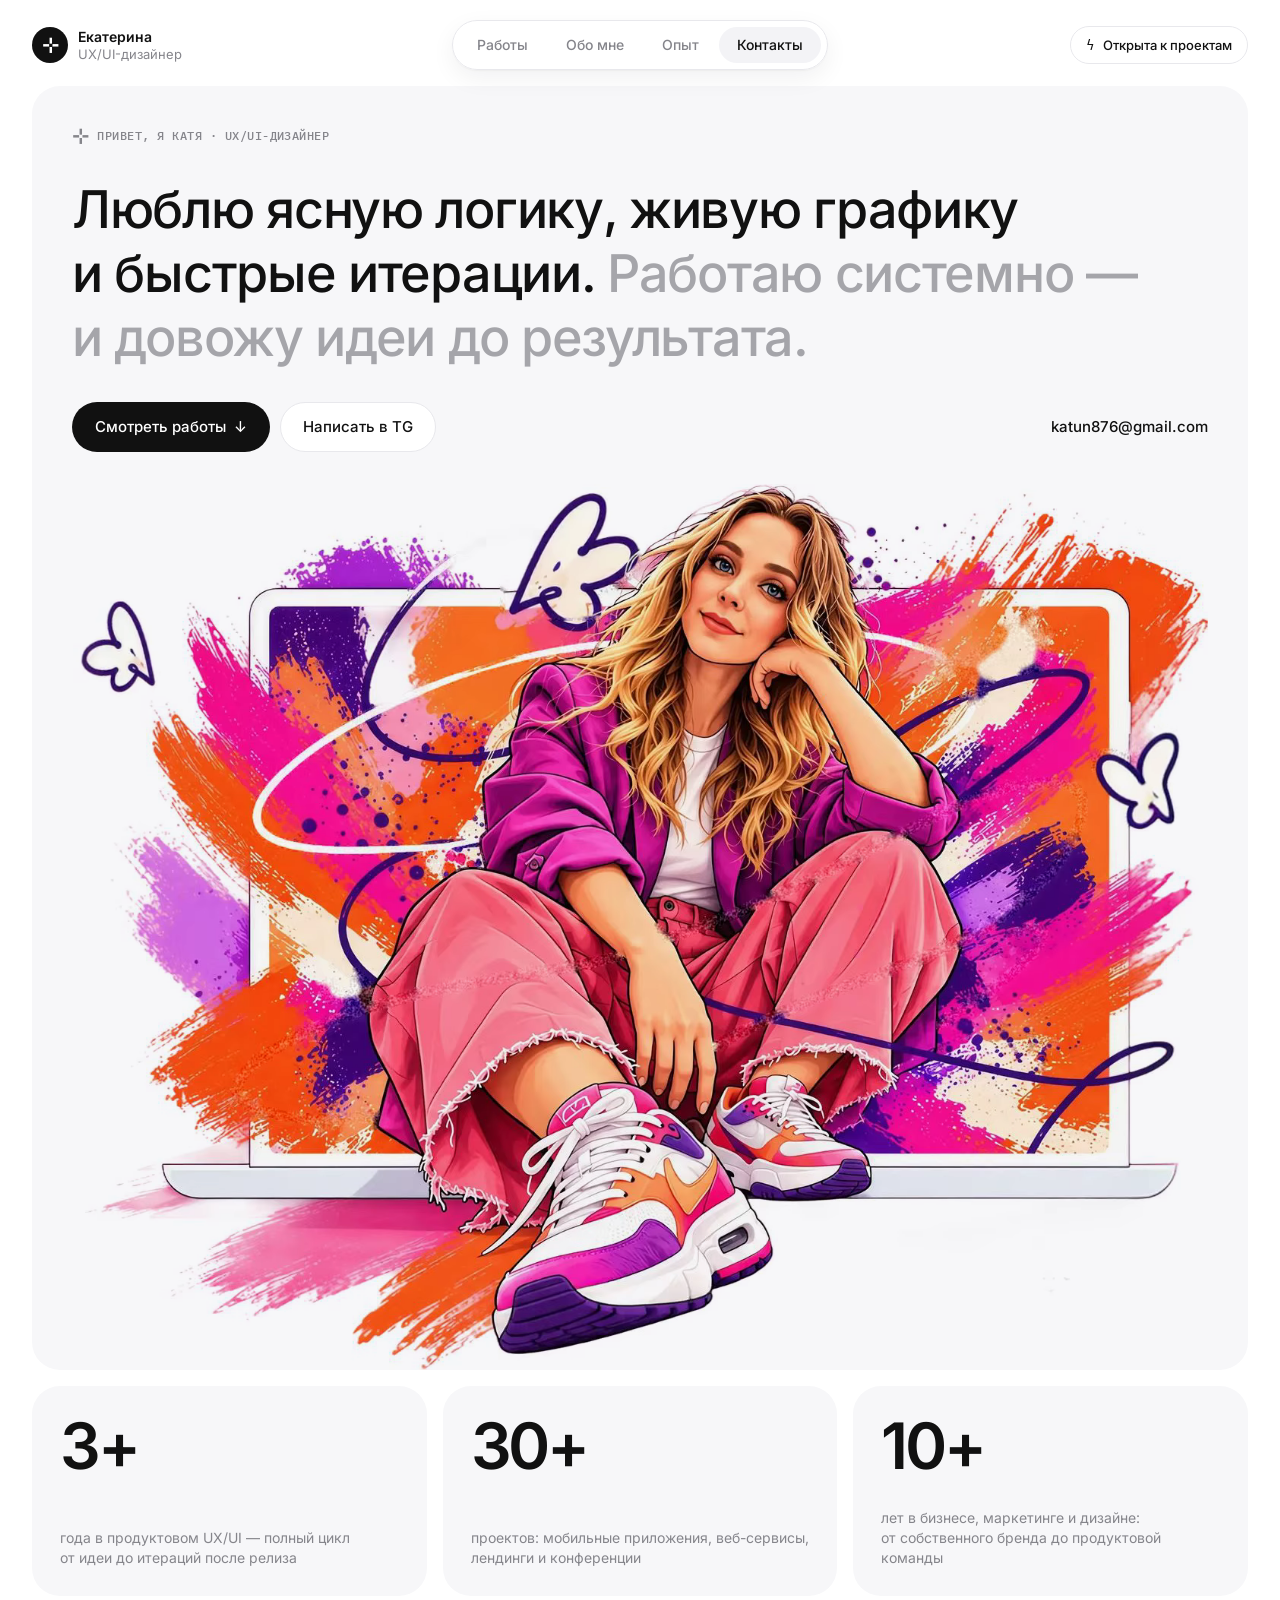
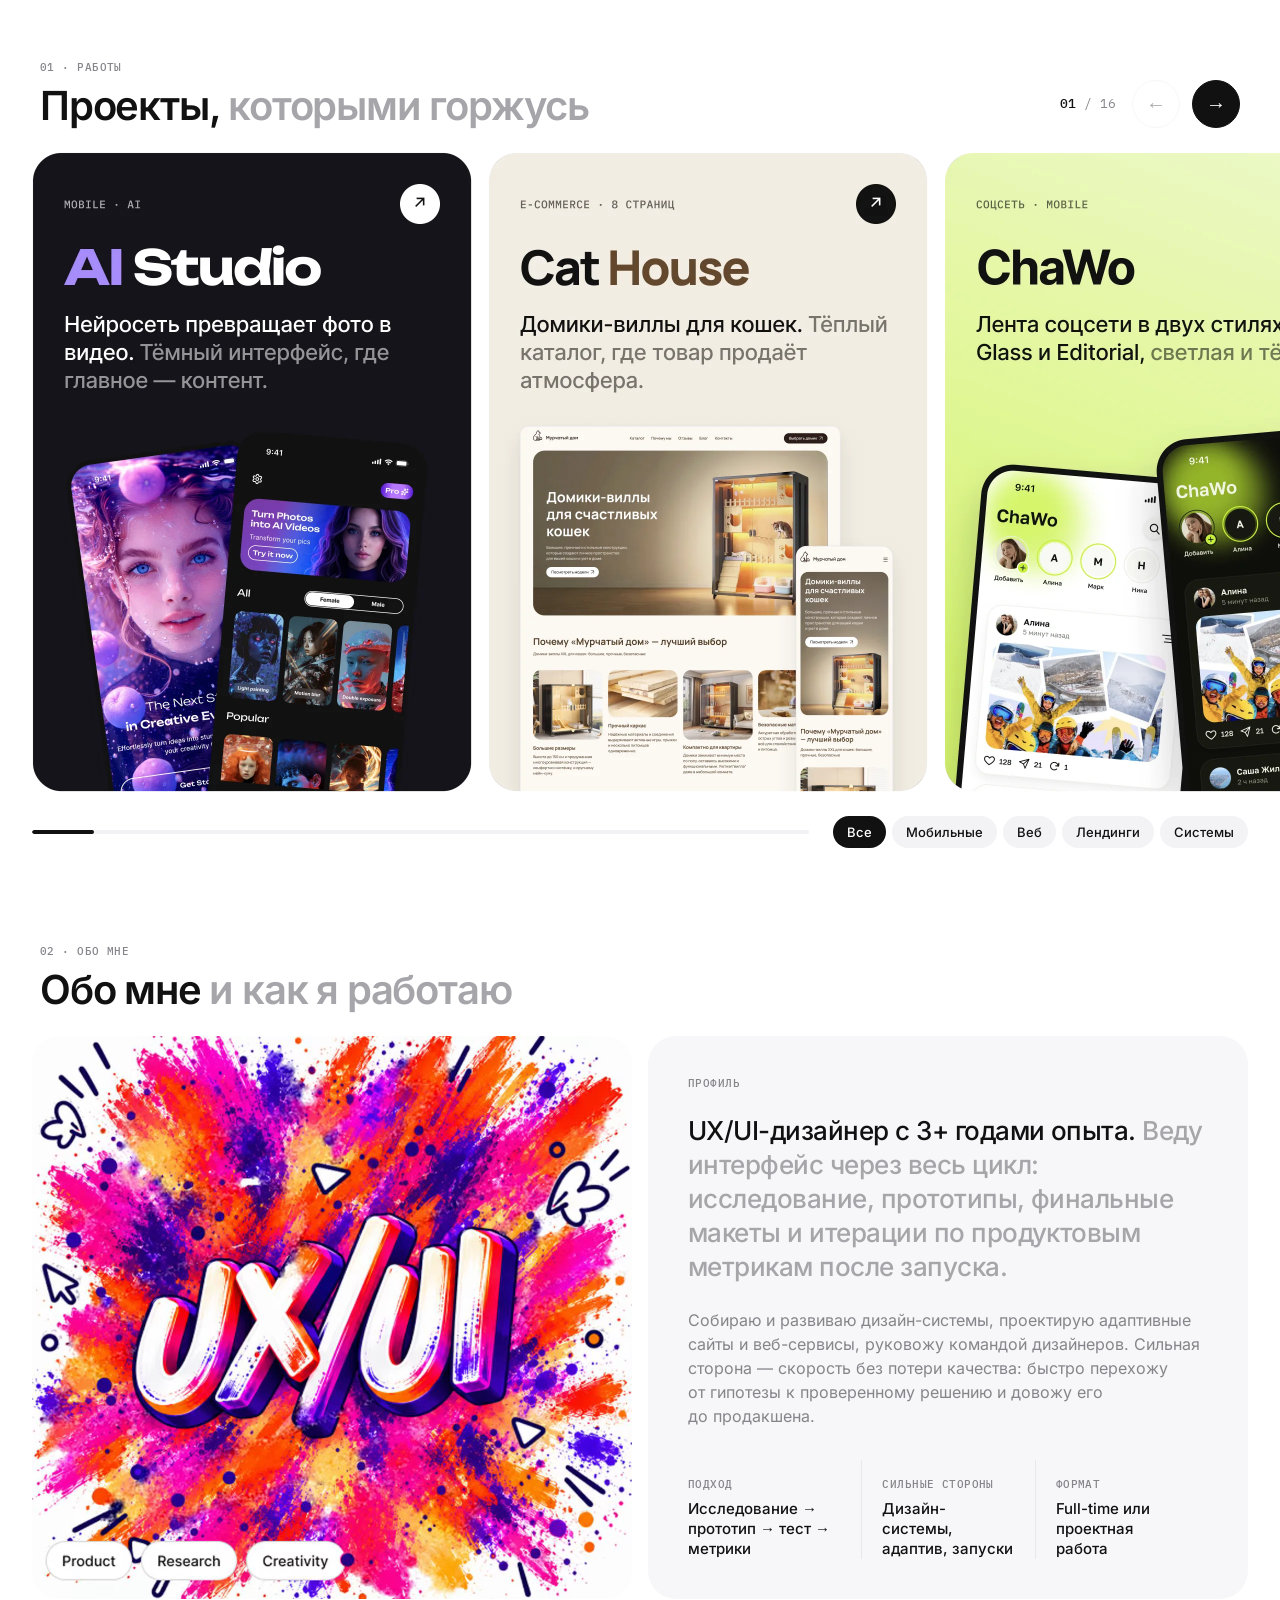
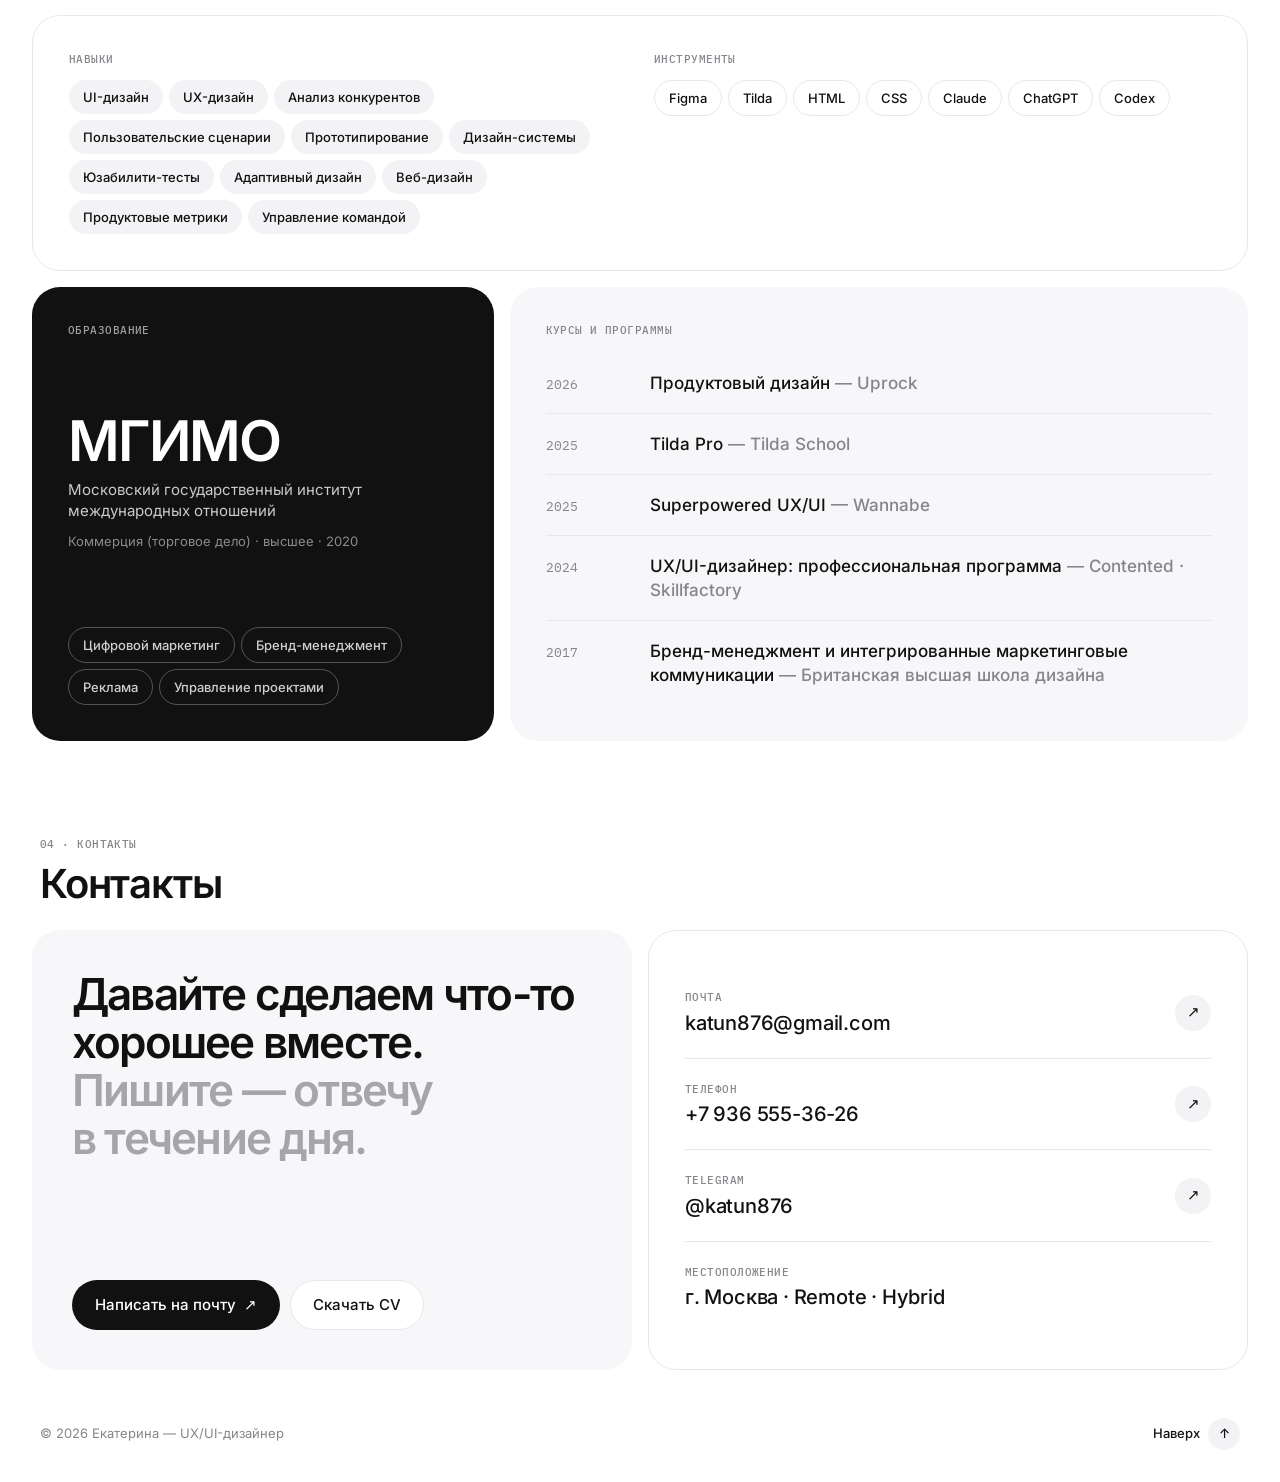
<file: index.html>
<!doctype html>
<html lang="ru">
<head>
  <meta charset="utf-8">
  <meta name="viewport" content="width=device-width, initial-scale=1, viewport-fit=cover">
  <title>Екатерина — UX/UI-дизайнер</title>
  <meta name="description" content="Портфолио Екатерины — UX/UI-дизайнера: мобильные приложения, веб-сервисы, лендинги и дизайн-системы.">
  <meta name="theme-color" content="#ffffff">
  <meta property="og:type" content="website">
  <meta property="og:title" content="Екатерина — UX/UI-дизайнер">
  <meta property="og:description" content="Люблю ясную логику, живую графику и быстрые итерации. Работаю системно — и довожу идеи до результата.">
  <meta property="og:image" content="assets/og.jpg">
  <link rel="icon" type="image/svg+xml" href="data:image/svg+xml,%3Csvg xmlns='http://www.w3.org/2000/svg' viewBox='0 0 64 64'%3E%3Crect width='64' height='64' rx='32' fill='%23111'/%3E%3Cpath d='M32 14v36M14 32h36' stroke='%23fff' stroke-width='5' stroke-linecap='round'/%3E%3C/svg%3E">
  <link rel="preload" as="font" type="font/woff2" href="assets/fonts/inter-cyrillic-wght-normal.woff2" crossorigin>
  <link rel="preload" as="image" href="assets/video/hero-poster.webp" media="(min-width: 701px)">
  <link rel="stylesheet" href="styles.css?v=10">
</head>
<body id="top">
  <a class="skip-link" href="#main">Перейти к содержанию</a>

  <header class="site-header">
    <div class="shell site-header__inner">
      <a class="identity" href="#top" aria-label="Екатерина, UX/UI-дизайнер — в начало">
        <span class="identity__mark" aria-hidden="true">⊹</span>
        <span class="identity__text"><b>Екатерина</b><small>UX/UI-дизайнер</small></span>
      </a>
      <nav class="nav" aria-label="Основная навигация">
        <a href="#works" data-nav="works">Работы</a>
        <a href="#about" data-nav="about">Обо мне</a>
        <a href="#experience" data-nav="experience">Опыт</a>
        <a href="#contacts" data-nav="contacts">Контакты</a>
      </nav>
      <a class="availability" href="mailto:katun876@gmail.com?subject=%D0%9F%D1%80%D0%BE%D0%B5%D0%BA%D1%82"><span aria-hidden="true">ϟ</span> Открыта к проектам</a>
      <button class="menu-button" type="button" aria-expanded="false" aria-controls="mobile-nav">Меню <span class="burger" aria-hidden="true"><i></i><i></i></span></button>
    </div>
    <nav class="mobile-nav" id="mobile-nav" aria-label="Мобильная навигация" hidden>
      <a href="#works">Работы</a>
      <a href="#about">Обо мне</a>
      <a href="#experience">Опыт</a>
      <a href="#contacts">Контакты</a>
    </nav>
  </header>

  <main id="main">
    <!-- HERO -->
    <section class="hero shell" aria-labelledby="hero-title">
      <div class="hero__tile">
        <p class="eyebrow"><span class="eyebrow__mark" aria-hidden="true">⊹</span> Привет, я Катя · UX/UI-дизайнер</p>
        <h1 id="hero-title">Люблю ясную логику, живую графику <br class="br-desktop">и&nbsp;быстрые итерации. <span class="muted">Работаю системно <br class="br-desktop">— и&nbsp;довожу идеи до&nbsp;результата.</span></h1>
        <div class="hero__actions">
          <a class="button button--dark" href="#works">Смотреть работы <span aria-hidden="true">↓</span></a>
          <a class="button button--light" href="https://t.me/katun876" target="_blank" rel="noopener" aria-label="Написать в Telegram @katun876"><span class="only-desktop">Написать в TG</span><span class="only-mobile">TG</span></a>
          <span class="hero__line" aria-hidden="true"></span>
          <a class="hero__email" href="mailto:katun876@gmail.com">katun876@gmail.com</a>
        </div>
        <figure class="hero__art">
          <video class="hero__video" poster="assets/video/hero-poster.webp" width="1494" height="1166" muted loop playsinline autoplay preload="auto" aria-label="Анимированная иллюстрация: Катя сидит на ноутбуке среди ярких мазков краски">
            <source media="(max-width: 700px)" src="assets/video/hero-mobile.mp4" type="video/mp4">
            <source media="(max-width: 700px)" src="assets/video/hero-mobile.webm" type="video/webm">
            <source src="assets/video/hero.mp4" type="video/mp4">
            <source src="assets/video/hero.webm" type="video/webm">
          </video>
        </figure>
      </div>
    </section>

    <!-- STATS -->
    <section class="stats shell" aria-label="Опыт в цифрах">
      <article class="stat reveal"><strong>3+</strong><p>года в продуктовом UX/UI — полный цикл от идеи до итераций после релиза</p></article>
      <article class="stat reveal"><strong>30+</strong><p>проектов: мобильные приложения, веб-сервисы, лендинги и конференции</p></article>
      <article class="stat reveal"><strong>10+</strong><p>лет в бизнесе, маркетинге и дизайне: от собственного бренда до продуктовой команды</p></article>
    </section>

    <!-- WORKS -->
    <section class="works section" id="works" aria-labelledby="works-title">
      <div class="shell section-heading">
        <div>
          <p class="label">01 · Работы</p>
          <h2 id="works-title">Проекты, <span class="muted">которыми горжусь</span></h2>
        </div>
        <div class="carousel-nav">
          <span class="carousel-nav__count" aria-live="polite"><b id="current-slide">01</b> / <span id="total-slides">16</span></span>
          <button class="round-button" type="button" id="prev" aria-label="Предыдущая работа">←</button>
          <button class="round-button round-button--dark" type="button" id="next" aria-label="Следующая работа">→</button>
        </div>
      </div>

      <div class="track-wrap">
        <ul class="project-track" id="project-track" tabindex="0" aria-label="Проекты — листайте горизонтально">
          <li class="project" data-tags="mobile"><a class="project__open" href="https://www.figma.com/design/eOOjtQfrGaVqP1HREPsbx4/%D0%AF%D0%9A%D0%9E%D0%92%D0%9B%D0%95%D0%92%D0%90-%D0%95%D0%9A%D0%90%D0%A2%D0%95%D0%A0%D0%98%D0%9D%D0%90?node-id=8449-8514" target="_blank" rel="noopener"><img src="assets/works/ai.webp?v=10" width="880" height="1280" loading="lazy" alt=""><span class="sr-only"><b>AI Studio</b> — Mobile · AI. Нейросеть превращает фото в видео. Тёмный интерфейс, где главное — контент. Открыть в Figma.</span></a></li>
          <li class="project" data-tags="web"><a class="project__open" href="https://www.figma.com/design/eOOjtQfrGaVqP1HREPsbx4/%D0%AF%D0%9A%D0%9E%D0%92%D0%9B%D0%95%D0%92%D0%90-%D0%95%D0%9A%D0%90%D0%A2%D0%95%D0%A0%D0%98%D0%9D%D0%90?node-id=8449-8514" target="_blank" rel="noopener"><img src="assets/works/cat.webp?v=10" width="880" height="1280" loading="lazy" alt=""><span class="sr-only"><b>Cat House</b> — E-commerce · 8 страниц. Домики-виллы для кошек. Тёплый каталог, где товар продаёт атмосфера. Открыть в Figma.</span></a></li>
          <li class="project" data-tags="mobile"><a class="project__open" href="https://www.figma.com/design/eOOjtQfrGaVqP1HREPsbx4/%D0%AF%D0%9A%D0%9E%D0%92%D0%9B%D0%95%D0%92%D0%90-%D0%95%D0%9A%D0%90%D0%A2%D0%95%D0%A0%D0%98%D0%9D%D0%90?node-id=8449-8514" target="_blank" rel="noopener"><img src="assets/works/chawo.webp?v=10" width="880" height="1280" loading="lazy" alt=""><span class="sr-only"><b>ChaWo</b> — Соцсеть · Mobile. Лента соцсети в двух стилях — Glass и Editorial, светлая и тёмная. Открыть в Figma.</span></a></li>
          <li class="project" data-tags="landing"><a class="project__open" href="https://www.figma.com/design/eOOjtQfrGaVqP1HREPsbx4/%D0%AF%D0%9A%D0%9E%D0%92%D0%9B%D0%95%D0%92%D0%90-%D0%95%D0%9A%D0%90%D0%A2%D0%95%D0%A0%D0%98%D0%9D%D0%90?node-id=8449-8514" target="_blank" rel="noopener"><img src="assets/works/bigtech.webp?v=10" width="880" height="1280" loading="lazy" alt=""><span class="sr-only"><b>BigTech Camp</b> — Лендинг · 2025. Сайт дизайн-конференции: неон, стекло и расписание дня. Открыть в Figma.</span></a></li>
          <li class="project" data-tags="mobile landing"><a class="project__open" href="https://www.figma.com/design/eOOjtQfrGaVqP1HREPsbx4/%D0%AF%D0%9A%D0%9E%D0%92%D0%9B%D0%95%D0%92%D0%90-%D0%95%D0%9A%D0%90%D0%A2%D0%95%D0%A0%D0%98%D0%9D%D0%90?node-id=8449-8514" target="_blank" rel="noopener"><img src="assets/works/wefix.webp?v=10" width="880" height="1280" loading="lazy" alt=""><span class="sr-only"><b>WE FIX</b> — Mobile · 2025. Мобильное приложение для мастеров по ремонту техники и лендинг. Открыть в Figma.</span></a></li>
          <li class="project" data-tags="web"><a class="project__open" href="https://www.figma.com/design/eOOjtQfrGaVqP1HREPsbx4/%D0%AF%D0%9A%D0%9E%D0%92%D0%9B%D0%95%D0%92%D0%90-%D0%95%D0%9A%D0%90%D0%A2%D0%95%D0%A0%D0%98%D0%9D%D0%90?node-id=8449-8514" target="_blank" rel="noopener"><img src="assets/works/sportstech.webp?v=10" width="880" height="1280" loading="lazy" alt=""><span class="sr-only"><b>СпортсTech</b> — Корпоративный сайт · 2025. Сайт и платформа для привлечения IT-специалистов. Открыть в Figma.</span></a></li>
          <li class="project" data-tags="web"><a class="project__open" href="https://www.figma.com/design/eOOjtQfrGaVqP1HREPsbx4/%D0%AF%D0%9A%D0%9E%D0%92%D0%9B%D0%95%D0%92%D0%90-%D0%95%D0%9A%D0%90%D0%A2%D0%95%D0%A0%D0%98%D0%9D%D0%90?node-id=8449-8514" target="_blank" rel="noopener"><img src="assets/works/mayak.webp?v=10" width="880" height="1280" loading="lazy" alt=""><span class="sr-only"><b>Дом с маяком</b> — Личный кабинет · 2025. Личный кабинет для семей фонда. Заявка в одно касание, документы и календарь событий. Открыть в Figma.</span></a></li>
          <li class="project" data-tags="mobile"><a class="project__open" href="https://www.figma.com/design/eOOjtQfrGaVqP1HREPsbx4/%D0%AF%D0%9A%D0%9E%D0%92%D0%9B%D0%95%D0%92%D0%90-%D0%95%D0%9A%D0%90%D0%A2%D0%95%D0%A0%D0%98%D0%9D%D0%90?node-id=8449-8514" target="_blank" rel="noopener"><img src="assets/works/match.webp?v=10" width="880" height="1280" loading="lazy" alt=""><span class="sr-only"><b>W2W Match</b> — Mobile · Момент мэтча. Два бренда понравились друг другу — дальше сообщение и первая коллаба. Открыть в Figma.</span></a></li>
          <li class="project" data-tags="web"><a class="project__open" href="https://www.figma.com/design/eOOjtQfrGaVqP1HREPsbx4/%D0%AF%D0%9A%D0%9E%D0%92%D0%9B%D0%95%D0%92%D0%90-%D0%95%D0%9A%D0%90%D0%A2%D0%95%D0%A0%D0%98%D0%9D%D0%90?node-id=8449-8514" target="_blank" rel="noopener"><img src="assets/works/temply.webp?v=10" width="880" height="1280" loading="lazy" alt=""><span class="sr-only"><b>Temply.email</b> — Web-сервис · 2024. B2B-платформа для сотрудников «Газпром нефти». Корпоративные рассылки. Открыть в Figma.</span></a></li>
          <li class="project" data-tags="mobile web"><a class="project__open" href="https://www.figma.com/design/eOOjtQfrGaVqP1HREPsbx4/%D0%AF%D0%9A%D0%9E%D0%92%D0%9B%D0%95%D0%92%D0%90-%D0%95%D0%9A%D0%90%D0%A2%D0%95%D0%A0%D0%98%D0%9D%D0%90?node-id=8449-8514" target="_blank" rel="noopener"><img src="assets/works/bravo.webp?v=10" width="880" height="1280" loading="lazy" alt=""><span class="sr-only"><b>bravo</b> — Сайт и мобильное приложение. Цифровые визитки. Создание первой — за три шага, обмен по QR. Открыть в Figma.</span></a></li>
          <li class="project" data-tags="landing web"><a class="project__open" href="https://www.figma.com/design/eOOjtQfrGaVqP1HREPsbx4/%D0%AF%D0%9A%D0%9E%D0%92%D0%9B%D0%95%D0%92%D0%90-%D0%95%D0%9A%D0%90%D0%A2%D0%95%D0%A0%D0%98%D0%9D%D0%90?node-id=8449-8514" target="_blank" rel="noopener"><img src="assets/works/bork.webp?v=10" width="880" height="1280" loading="lazy" alt=""><span class="sr-only"><b>BORK</b> — Лендинг · Desktop + Mobile. Лендинг фен-стайлера F732. Премиальная подача продукта и спокойный путь к покупке. Открыть в Figma.</span></a></li>
          <li class="project" data-tags="mobile"><a class="project__open" href="https://www.figma.com/design/eOOjtQfrGaVqP1HREPsbx4/%D0%AF%D0%9A%D0%9E%D0%92%D0%9B%D0%95%D0%92%D0%90-%D0%95%D0%9A%D0%90%D0%A2%D0%95%D0%A0%D0%98%D0%9D%D0%90?node-id=8449-8514" target="_blank" rel="noopener"><img src="assets/works/calendar.webp?v=10" width="880" height="1280" loading="lazy" alt=""><span class="sr-only"><b>Календарь</b> — Mobile · iOS. Личный планер: день, повторы и напоминания — всё в одной ленте. Открыть в Figma.</span></a></li>
          <li class="project" data-tags="landing system"><a class="project__open" href="https://www.figma.com/design/eOOjtQfrGaVqP1HREPsbx4/%D0%AF%D0%9A%D0%9E%D0%92%D0%9B%D0%95%D0%92%D0%90-%D0%95%D0%9A%D0%90%D0%A2%D0%95%D0%A0%D0%98%D0%9D%D0%90?node-id=8449-8514" target="_blank" rel="noopener"><img src="assets/works/stom.webp?v=10" width="880" height="1280" loading="lazy" alt=""><span class="sr-only"><b>Стом·Диджитал</b> — Style guide · лендинг. Гайдлайн и лендинг конференции для вебинара по автоматизации в стоматологии. Открыть в Figma.</span></a></li>
          <li class="project" data-tags="system web"><a class="project__open" href="https://www.figma.com/design/eOOjtQfrGaVqP1HREPsbx4/%D0%AF%D0%9A%D0%9E%D0%92%D0%9B%D0%95%D0%92%D0%90-%D0%95%D0%9A%D0%90%D0%A2%D0%95%D0%A0%D0%98%D0%9D%D0%90?node-id=8449-8514" target="_blank" rel="noopener"><img src="assets/works/anwin.webp?v=10" width="880" height="1280" loading="lazy" alt=""><span class="sr-only"><b>ANWIN</b> — Дизайн-система · 2026. Дизайн-система и новые страницы сайта для агентства недвижимости. Открыть в Figma.</span></a></li>
          <li class="project" data-tags="mobile"><a class="project__open" href="https://www.figma.com/design/eOOjtQfrGaVqP1HREPsbx4/%D0%AF%D0%9A%D0%9E%D0%92%D0%9B%D0%95%D0%92%D0%90-%D0%95%D0%9A%D0%90%D0%A2%D0%95%D0%A0%D0%98%D0%9D%D0%90?node-id=8449-8514" target="_blank" rel="noopener"><img src="assets/works/designflow.webp?v=10" width="880" height="1280" loading="lazy" alt=""><span class="sr-only"><b>designFlow</b> — Mobile · визиты · файлы. Создание визита, голосовые заметки с расшифровкой и файлы с тегами. Открыть в Figma.</span></a></li>
          <li class="project project--more" data-tags="all">
            <div class="project--more__inner">
              <p class="label label--light">Больше работ</p>
              <p class="project--more__text">Покажу процесс, исследования и&nbsp;ещё больше макетов — <span>пришлю полное портфолио.</span></p>
              <div class="project--more__cta">
                <a class="project--more__tg" href="https://t.me/katun876" target="_blank" rel="noopener"><small>Telegram</small>@katun876</a>
                <a class="button button--white" href="https://t.me/katun876" target="_blank" rel="noopener" aria-label="Подробнее — написать в Telegram @katun876">Подробнее <span aria-hidden="true">↗</span></a>
              </div>
            </div>
          </li>
        </ul>
      </div>

      <div class="shell track-footer">
        <span class="progress" aria-hidden="true"><i></i></span>
        <div class="filters" role="group" aria-label="Фильтр работ">
          <button type="button" class="filter is-active" data-filter="all" aria-pressed="true">Все</button>
          <button type="button" class="filter" data-filter="mobile" aria-pressed="false">Мобильные</button>
          <button type="button" class="filter" data-filter="web" aria-pressed="false">Веб</button>
          <button type="button" class="filter" data-filter="landing" aria-pressed="false">Лендинги</button>
          <button type="button" class="filter" data-filter="system" aria-pressed="false">Системы</button>
        </div>
      </div>
    </section>

    <!-- ABOUT -->
    <section class="about shell section" id="about" aria-labelledby="about-title">
      <div class="section-heading">
        <div><p class="label">02 · Обо мне</p><h2 id="about-title">Обо мне <span class="muted">и как я работаю</span></h2></div>
      </div>
      <div class="about-grid">
        <figure class="about-art reveal">
          <video class="about-video" poster="assets/video/about-poster.webp" width="1116" height="1028" muted loop playsinline preload="none" aria-label="Анимированная иллюстрация «UX/UI» в брызгах краски: Product, Research, Creativity"><source src="assets/video/about.mp4" type="video/mp4"><source src="assets/video/about.webm" type="video/webm"></video>
        </figure>
        <article class="profile-card reveal">
          <div class="profile-card__top">
            <p class="label">Профиль</p>
            <h3>UX/UI-дизайнер с 3+ годами опыта. <span class="muted">Веду интерфейс через весь цикл: исследование, прототипы, финальные макеты и&nbsp;итерации по&nbsp;продуктовым метрикам после запуска.</span></h3>
            <video class="profile-card__art about-video" poster="assets/video/about-poster.webp" width="640" height="590" muted loop playsinline preload="none" aria-label="Анимированная иллюстрация «UX/UI» в брызгах краски"><source src="assets/video/about-640.mp4" type="video/mp4"><source src="assets/video/about-640.webm" type="video/webm"></video>
            <p class="profile-card__text">Собираю и развиваю дизайн-системы, проектирую адаптивные сайты и&nbsp;веб-сервисы, руковожу командой дизайнеров. Сильная сторона — скорость без потери качества: быстро перехожу от&nbsp;гипотезы к&nbsp;проверенному решению и&nbsp;довожу его до&nbsp;продакшена.</p>
          </div>
          <dl class="facts">
            <div><dt>Подход</dt><dd>Исследование → прототип → тест → метрики</dd></div>
            <div><dt>Сильные стороны</dt><dd>Дизайн-системы, адаптив, запуски</dd></div>
            <div><dt>Формат</dt><dd>Full-time или проектная работа</dd></div>
          </dl>
        </article>
      </div>
    </section>

    <!-- SKILLS -->
    <section class="skills shell reveal" aria-label="Навыки и инструменты">
      <div>
        <p class="label">Навыки</p>
        <ul class="chips">
          <li>UI-дизайн</li><li>UX-дизайн</li><li>Анализ конкурентов</li><li>Пользовательские сценарии</li><li>Прототипирование</li><li>Дизайн-системы</li><li>Юзабилити-тесты</li><li>Адаптивный дизайн</li><li>Веб-дизайн</li><li>Продуктовые метрики</li><li>Управление командой</li>
        </ul>
      </div>
      <div>
        <p class="label">Инструменты</p>
        <ul class="chips chips--outline">
          <li>Figma</li><li>Tilda</li><li>HTML</li><li>CSS</li><li>Claude</li><li>ChatGPT</li><li>Codex</li>
        </ul>
      </div>
    </section>

    <!-- EDUCATION -->
    <section class="education shell section" id="experience" aria-label="Образование и курсы">
      <article class="university reveal">
        <p class="label label--light">Образование</p>
        <div class="university__body">
          <h2>МГИМО</h2>
          <p>Московский государственный институт международных отношений</p>
          <p class="university__meta">Коммерция (торговое дело) · высшее · 2020</p>
        </div>
        <ul class="chips chips--dark">
          <li>Цифровой маркетинг</li><li>Бренд-менеджмент</li><li>Реклама</li><li>Управление проектами</li>
        </ul>
      </article>
      <article class="courses reveal">
        <p class="label">Курсы и программы</p>
        <ol>
          <li><time>2026</time><span>Продуктовый дизайн <em>— Uprock</em></span></li>
          <li><time>2025</time><span>Tilda Pro <em>— Tilda School</em></span></li>
          <li><time>2025</time><span>Superpowered UX/UI <em>— Wannabe</em></span></li>
          <li><time>2024</time><span>UX/UI-дизайнер: профессиональная программа <em>— Contented · Skillfactory</em></span></li>
          <li><time>2017</time><span>Бренд-менеджмент и интегрированные маркетинговые коммуникации <em>— Британская высшая школа дизайна</em></span></li>
        </ol>
      </article>
    </section>

    <!-- CONTACTS -->
    <section class="contacts shell section" id="contacts" aria-labelledby="contacts-title">
      <div class="section-heading">
        <div><p class="label">04 · Контакты</p><h2 id="contacts-title">Контакты</h2></div>
      </div>
      <div class="contact-grid">
        <article class="cta reveal">
          <p class="cta__title">Давайте сделаем что-то хорошее вместе. <span class="muted">Пишите — отвечу в&nbsp;течение дня.</span></p>
          <div class="cta__bottom">
            <div class="cta__actions">
              <a class="button button--dark" href="mailto:katun876@gmail.com">Написать на почту <span aria-hidden="true">↗</span></a>
              <a class="button button--light" href="mailto:katun876@gmail.com?subject=%D0%97%D0%B0%D0%BF%D1%80%D0%BE%D1%81%20CV">Скачать CV</a>
            </div>
            <ul class="contact-icons" aria-label="Быстрые контакты">
              <li><a href="mailto:katun876@gmail.com" aria-label="Почта"><svg viewBox="0 0 24 24" aria-hidden="true"><rect x="3" y="5" width="18" height="14" rx="3"/><path d="M4 7l8 6 8-6"/></svg></a></li>
              <li><a href="tel:+79365553626" aria-label="Телефон"><svg viewBox="0 0 24 24" aria-hidden="true"><path d="M5 4h4l2 5-2.5 1.5a11 11 0 0 0 5 5L15 13l5 2v4a1 1 0 0 1-1 1A16 16 0 0 1 4 5a1 1 0 0 1 1-1z"/></svg></a></li>
              <li><a href="https://t.me/katun876" target="_blank" rel="noopener" aria-label="Telegram"><svg viewBox="0 0 24 24" aria-hidden="true"><path d="M21 4L3 11l6 2 2 6 3-4 5 4 2-15z"/><path d="M9 13l12-9"/></svg></a></li>
            </ul>
          </div>
        </article>
        <ul class="contact-list reveal">
          <li><a href="mailto:katun876@gmail.com"><span><small>Почта</small><b>katun876@gmail.com</b></span><i aria-hidden="true">↗</i></a></li>
          <li><a href="tel:+79365553626"><span><small>Телефон</small><b>+7 936 555-36-26</b></span><i aria-hidden="true">↗</i></a></li>
          <li><a href="https://t.me/katun876" target="_blank" rel="noopener"><span><small>Telegram</small><b>@katun876</b></span><i aria-hidden="true">↗</i></a></li>
          <li><div><span><small>Местоположение</small><b>г. Москва · Remote · Hybrid</b></span></div></li>
        </ul>
      </div>
    </section>
  </main>

  <footer class="footer shell">
    <span>© 2026 Екатерина — UX/UI-дизайнер</span>
    <a class="footer__top" href="#top"><span class="only-desktop">Наверх</span> <span class="footer__arrow" aria-hidden="true">↑</span><span class="sr-only only-mobile">Наверх</span></a>
  </footer>


  <script src="script.js?v=10" defer></script>
</body>
</html>
</file>
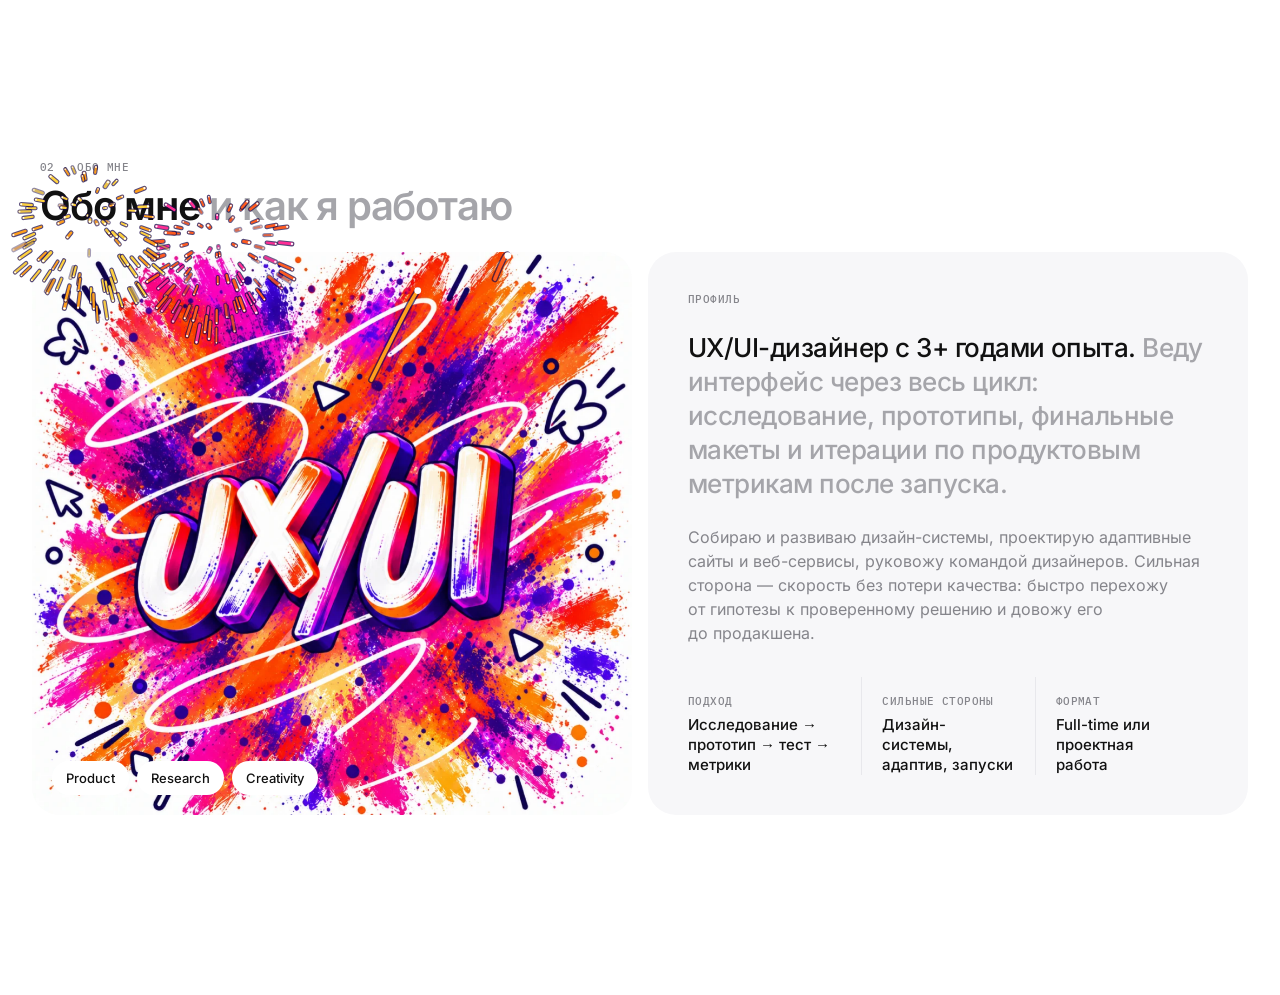
<file: about.html>
<!doctype html>
<html lang="ru">
<head>
  <meta charset="utf-8">
  <meta name="viewport" content="width=device-width, initial-scale=1">
  <title>Обо мне — Екатерина, UX/UI-дизайнер</title>
  <meta name="description" content="Екатерина — UX/UI-дизайнер. Обо мне и как я работаю.">
  <link rel="stylesheet" href="styles.css?v=8">
  <style>
    body { padding-block: 64px; }
    .about { margin-top: 0; }

    /* ---------- Fireworks ---------- */
    html, body { overflow-x: clip; }
    .fw-stage { position: relative; --pad: 180px; }
    .fw-stage--desk { display: grid; }
    .fw-stage--desk .about-art { height: 100%; }
    .fw-stage--mob { display: none; --pad: 70px; }
    .fw-host { cursor: pointer; }
    .fw-host > img { transform-origin: var(--ox, 50%) var(--oy, 51%); will-change: transform; }
    .fw-host.is-pop > img { animation: fw-pop .55s cubic-bezier(.2, .9, .3, 1.3); }
    .fw-canvas { position: absolute; left: calc(var(--pad) * -1); top: calc(var(--pad) * -1); width: calc(100% + var(--pad) * 2); height: calc(100% + var(--pad) * 2); pointer-events: none; z-index: 5; }
    .about-art figcaption { z-index: 2; }

    @keyframes fw-pop {
      0% { transform: scale(1); filter: saturate(1); }
      35% { transform: scale(1.035); filter: saturate(1.25) brightness(1.04); }
      100% { transform: scale(1); filter: saturate(1); }
    }

    @media (max-width: 700px) {
      body { padding-block: 24px; }
      .fw-stage--desk { display: none; }
      .fw-stage--mob { display: block; }
      .profile-card__art-wrap { display: block; border-radius: 20px; overflow: hidden; aspect-ratio: 318 / 296; }
      .profile-card__art-wrap .profile-card__art { width: 100%; height: 100%; border-radius: 0; }
    }
    @media (prefers-reduced-motion: reduce) {
      .fw-host.is-pop > img { animation: none; }
    }
  </style>
</head>
<body>
  <main>
    <section class="about shell section" id="about" aria-labelledby="about-title">
      <div class="section-heading">
        <div><p class="label">02 · Обо мне</p><h2 id="about-title">Обо мне <span class="muted">и как я работаю</span></h2></div>
      </div>
      <div class="about-grid">
        <div class="fw-stage fw-stage--desk" data-fw>
          <figure class="about-art fw-host">
            <img src="assets/about.webp" width="1128" height="1040" alt="Иллюстрация «UX/UI» в брызгах краски">
            <figcaption><span>Product</span><span>Research</span><span>Creativity</span></figcaption>
          </figure>
          <canvas class="fw-canvas" aria-hidden="true"></canvas>
        </div>
        <article class="profile-card">
          <div class="profile-card__top">
            <p class="label">Профиль</p>
            <h3>UX/UI-дизайнер с 3+ годами опыта. <span class="muted">Веду интерфейс через весь цикл: исследование, прототипы, финальные макеты и&nbsp;итерации по&nbsp;продуктовым метрикам после запуска.</span></h3>
            <div class="fw-stage fw-stage--mob" data-fw>
              <div class="profile-card__art-wrap fw-host">
                <img class="profile-card__art" src="assets/about-mobile.webp" width="954" height="888" alt="Иллюстрация «UX/UI» в брызгах краски">
              </div>
              <canvas class="fw-canvas" aria-hidden="true"></canvas>
            </div>
            <p class="profile-card__text">Собираю и развиваю дизайн-системы, проектирую адаптивные сайты и&nbsp;веб-сервисы, руковожу командой дизайнеров. Сильная сторона — скорость без потери качества: быстро перехожу от&nbsp;гипотезы к&nbsp;проверенному решению и&nbsp;довожу его до&nbsp;продакшена.</p>
          </div>
          <dl class="facts">
            <div><dt>Подход</dt><dd>Исследование → прототип → тест → метрики</dd></div>
            <div><dt>Сильные стороны</dt><dd>Дизайн-системы, адаптив, запуски</dd></div>
            <div><dt>Формат</dt><dd>Full-time или проектная работа</dd></div>
          </dl>
        </article>
      </div>
    </section>
  </main>

  <script>
  (() => {
    'use strict';
    // Центр надписи «UX/UI» внутри картинки (доли ширины/высоты исходника)
    const ORIGIN = { x: 0.5, y: 0.51, spreadX: 0.24, spreadY: 0.09 };
    const PALETTE = ['#ff2d95', '#ff5a1f', '#ff9f1c', '#ffd23f', '#8a3cff', '#4b17c9'];
    const OUTLINE = '#1c0b4a';
    const reduce = window.matchMedia('(prefers-reduced-motion: reduce)').matches;
    const rand = (a, b) => a + Math.random() * (b - a);
    const pick = (arr) => arr[(Math.random() * arr.length) | 0];

    function Fireworks(stage) {
      const host = stage.querySelector('.fw-host');
      const img = host.querySelector('img');
      const canvas = stage.querySelector('canvas');
      const ctx = canvas.getContext('2d');
      let W = 0, H = 0, P = 0, CW = 0, CH = 0, visible = false, raf = 0, timer = 0;
      const rockets = [], sparks = [];

      // точка картинки → координаты холста (object-fit: cover + отступ холста)
      const map = (fx, fy) => {
        const iw = img.naturalWidth || 1, ih = img.naturalHeight || 1;
        const s = Math.max(W / iw, H / ih);
        return { x: P + (W - iw * s) / 2 + fx * iw * s, y: P + (H - ih * s) / 2 + fy * ih * s };
      };

      const resize = () => {
        W = host.offsetWidth; H = host.offsetHeight;
        P = parseFloat(getComputedStyle(stage).getPropertyValue('--pad')) || 0;
        CW = W + P * 2; CH = H + P * 2;
        const dpr = Math.min(window.devicePixelRatio || 1, 2);
        canvas.width = Math.round(CW * dpr); canvas.height = Math.round(CH * dpr);
        ctx.setTransform(dpr, 0, 0, dpr, 0, 0);
        const o = map(ORIGIN.x, ORIGIN.y);
        host.style.setProperty('--ox', `${((o.x - P) / W) * 100}%`);
        host.style.setProperty('--oy', `${((o.y - P) / H) * 100}%`);
      };

      const pop = () => { host.classList.remove('is-pop'); void host.offsetWidth; host.classList.add('is-pop'); };

      const launch = (target) => {
        if (!W) return;
        const st = map(ORIGIN.x + rand(-ORIGIN.spreadX, ORIGIN.spreadX), ORIGIN.y + rand(-ORIGIN.spreadY, ORIGIN.spreadY));
        let tx, ty;
        if (target) { tx = target.x; ty = target.y; }
        else {
          const m = Math.min(W, H);
          const ang = Math.random() < 0.75 ? rand(-Math.PI * 0.97, -Math.PI * 0.03) : rand(-0.4, 0.4) + (Math.random() < 0.5 ? 0 : Math.PI);
          const dist = rand(0.35, 0.72) * m;
          tx = Math.max(40, Math.min(CW - 40, st.x + Math.cos(ang) * dist));
          ty = Math.max(40, Math.min(CH - 40, st.y + Math.sin(ang) * dist));
        }
        rockets.push({ x: st.x, y: st.y, sx: st.x, sy: st.y, tx, ty, t: 0, dur: rand(30, 42), color: pick(PALETTE), trail: [] });
        pop(); kick();
      };

      const explode = (x, y, base) => {
        const n = rand(80, 120) | 0;
        const second = pick(PALETTE);
        const power = rand(3.4, 5.2) * Math.max(0.6, Math.min(1.15, Math.min(W, H) / 520));
        const ring = Math.random() < 0.3;
        for (let i = 0; i < n; i++) {
          const a = (i / n) * Math.PI * 2 + rand(-0.06, 0.06);
          const v = ring ? power * rand(0.95, 1.05) : power * Math.sqrt(Math.random()) * 1.2;
          sparks.push({ x, y, vx: Math.cos(a) * v, vy: Math.sin(a) * v, life: 1, decay: rand(0.011, 0.02),
            color: Math.random() < 0.7 ? base : second, size: rand(2.2, 3.8), glitter: Math.random() < 0.3 });
        }
        sparks.push({ x, y, vx: 0, vy: 0, life: 1, decay: 0.07, size: 30, flash: true });
      };

      const line = (x0, y0, x1, y1, w, c, a) => {
        ctx.globalAlpha = a; ctx.strokeStyle = c; ctx.lineWidth = w;
        ctx.beginPath(); ctx.moveTo(x0, y0); ctx.lineTo(x1, y1); ctx.stroke();
      };

      const step = () => {
        ctx.clearRect(0, 0, CW, CH);
        ctx.lineCap = 'round'; ctx.lineJoin = 'round';

        for (let i = rockets.length - 1; i >= 0; i--) {
          const r = rockets[i];
          r.t++;
          const k = r.t / r.dur, e = 1 - Math.pow(1 - k, 3);
          r.x = r.sx + (r.tx - r.sx) * e;
          r.y = r.sy + (r.ty - r.sy) * e - Math.sin(k * Math.PI) * 16;
          r.trail.push({ x: r.x, y: r.y }); if (r.trail.length > 14) r.trail.shift();
          ctx.beginPath(); r.trail.forEach((p, j) => (j ? ctx.lineTo(p.x, p.y) : ctx.moveTo(p.x, p.y)));
          ctx.globalAlpha = 0.7; ctx.strokeStyle = OUTLINE; ctx.lineWidth = 6.5; ctx.stroke();
          ctx.globalAlpha = 1; ctx.strokeStyle = r.color; ctx.lineWidth = 3.6; ctx.stroke();
          ctx.fillStyle = '#fff'; ctx.beginPath(); ctx.arc(r.x, r.y, 3.4, 0, Math.PI * 2); ctx.fill();
          if (r.t >= r.dur) { explode(r.x, r.y, r.color); rockets.splice(i, 1); }
        }

        for (let i = sparks.length - 1; i >= 0; i--) {
          const s = sparks[i];
          s.vx *= 0.962; s.vy = s.vy * 0.962 + 0.05;
          s.x += s.vx; s.y += s.vy; s.life -= s.decay;
          if (s.life <= 0) { sparks.splice(i, 1); continue; }
          if (s.flash) {
            const rr = s.size * (2 - s.life);
            const g = ctx.createRadialGradient(s.x, s.y, 0, s.x, s.y, rr);
            g.addColorStop(0, `rgba(255,255,255,${s.life})`); g.addColorStop(1, 'rgba(255,255,255,0)');
            ctx.globalAlpha = 1; ctx.fillStyle = g; ctx.beginPath(); ctx.arc(s.x, s.y, rr, 0, Math.PI * 2); ctx.fill();
            continue;
          }
          // гаснут, уменьшаясь, — цвет остаётся сочным до конца
          const a = Math.min(1, s.life * 2.2) * (s.glitter ? 0.5 + 0.5 * Math.abs(Math.sin(s.life * 42)) : 1);
          const w = s.size * (0.35 + 0.65 * s.life);
          const tail = 3 + s.size;
          const x0 = s.x - s.vx * tail, y0 = s.y - s.vy * tail;
          line(x0, y0, s.x, s.y, w + 2.2, OUTLINE, a * 0.75);
          line(x0, y0, s.x, s.y, w, s.color, a);
          if (s.life > 0.35) { ctx.globalAlpha = a; ctx.fillStyle = '#fff'; ctx.beginPath(); ctx.arc(s.x, s.y, w * 0.42, 0, Math.PI * 2); ctx.fill(); }
        }
        ctx.globalAlpha = 1;
        if (rockets.length || sparks.length) raf = requestAnimationFrame(step);
        else { raf = 0; ctx.clearRect(0, 0, CW, CH); }
      };
      const kick = () => { if (!raf) raf = requestAnimationFrame(step); };

      const loop = () => {
        clearTimeout(timer);
        if (!visible || document.hidden) return;
        const volley = Math.random() < 0.5 ? 2 : 1;
        for (let i = 0; i < volley; i++) setTimeout(launch, i * 200);
        timer = setTimeout(loop, rand(850, 1400));
      };

      host.addEventListener('click', (e) => {
        const r = host.getBoundingClientRect();
        launch({ x: P + e.clientX - r.left, y: P + e.clientY - r.top });
        setTimeout(launch, 140); setTimeout(launch, 300);
      });

      const init = () => {
        resize();
        new ResizeObserver(resize).observe(host);
        if (reduce) return; // «уменьшить движение»: салют только по клику
        new IntersectionObserver((en) => {
          const was = visible;
          visible = en[0].isIntersecting && host.offsetWidth > 0;
          if (visible && !was) { launch(); setTimeout(launch, 220); timer = setTimeout(loop, 800); }
          if (!visible) clearTimeout(timer);
        }, { threshold: 0.3 }).observe(host);
        document.addEventListener('visibilitychange', () => { if (!document.hidden) loop(); });
      };
      if (img.complete && img.naturalWidth) init(); else img.addEventListener('load', init, { once: true });
    }

    document.querySelectorAll('[data-fw]').forEach((s) => new Fireworks(s));
  })();
  </script>
</body>
</html>
</file>
<file: styles.css>
/* ==========================================================================
   Екатерина — UX/UI-дизайнер · портфолио
   Макеты: Figma → Page 13 (D — 1440, M — 390)
   ========================================================================== */

/* Self-hosted fonts (Inter variable, IBM Plex Mono) */
@font-face { font-family: "Inter"; font-style: normal; font-display: swap; font-weight: 100 900; src: url("assets/fonts/inter-cyrillic-wght-normal.woff2") format("woff2-variations"), url("assets/fonts/inter-cyrillic-wght-normal.woff2") format("woff2"); unicode-range: U+0301,U+0400-045F,U+0490-0491,U+04B0-04B1,U+2116; }
@font-face { font-family: "Inter"; font-style: normal; font-display: swap; font-weight: 100 900; src: url("assets/fonts/inter-latin-wght-normal.woff2") format("woff2-variations"), url("assets/fonts/inter-latin-wght-normal.woff2") format("woff2"); unicode-range: U+0000-00FF,U+0131,U+0152-0153,U+02BB-02BC,U+02C6,U+02DA,U+02DC,U+0304,U+0308,U+0329,U+2000-206F,U+20AC,U+2122,U+2191,U+2193,U+2212,U+2215,U+FEFF,U+FFFD; }
@font-face { font-family: "IBM Plex Mono"; font-style: normal; font-display: swap; font-weight: 400; src: url("assets/fonts/ibm-plex-mono-cyrillic-400-normal.woff2") format("woff2"); unicode-range: U+0301,U+0400-045F,U+0490-0491,U+04B0-04B1,U+2116; }
@font-face { font-family: "IBM Plex Mono"; font-style: normal; font-display: swap; font-weight: 400; src: url("assets/fonts/ibm-plex-mono-latin-400-normal.woff2") format("woff2"); unicode-range: U+0000-00FF,U+0131,U+0152-0153,U+02BB-02BC,U+02C6,U+02DA,U+02DC,U+2000-206F,U+20AC,U+2122,U+2191,U+2193,U+2212,U+2215,U+FEFF,U+FFFD; }
@font-face { font-family: "IBM Plex Mono"; font-style: normal; font-display: swap; font-weight: 500; src: url("assets/fonts/ibm-plex-mono-cyrillic-500-normal.woff2") format("woff2"); unicode-range: U+0301,U+0400-045F,U+0490-0491,U+04B0-04B1,U+2116; }
@font-face { font-family: "IBM Plex Mono"; font-style: normal; font-display: swap; font-weight: 500; src: url("assets/fonts/ibm-plex-mono-latin-500-normal.woff2") format("woff2"); unicode-range: U+0000-00FF,U+0131,U+0152-0153,U+02BB-02BC,U+02C6,U+02DA,U+02DC,U+2000-206F,U+20AC,U+2122,U+2191,U+2193,U+2212,U+2215,U+FEFF,U+FFFD; }

:root {
  --ink: #111111;
  --muted: #85858b;
  --soft: #a5a5aa;
  --panel: #f7f7f9;
  --panel-2: #f3f3f6;
  --line: #e8e8ec;
  --white: #ffffff;
  --radius: 28px;
  --gap: 16px;
  --shell: 1376px;
  --gutter: 32px;
  --sans: "Inter", -apple-system, BlinkMacSystemFont, "Segoe UI", Roboto, Arial, sans-serif;
  --mono: "IBM Plex Mono", ui-monospace, SFMono-Regular, Menlo, Consolas, monospace;
  --ease: cubic-bezier(.2, .7, .2, 1);
  --card-w: 440px;
  --card-h: 640px;
}

*, *::before, *::after { box-sizing: border-box; }
html { scroll-behavior: smooth; -webkit-text-size-adjust: 100%; }
body {
  margin: 0;
  background: var(--white);
  color: var(--ink);
  font-family: var(--sans);
  font-size: 16px;
  line-height: 1.5;
  -webkit-font-smoothing: antialiased;
  -moz-osx-font-smoothing: grayscale;
  text-rendering: optimizeLegibility;
}
img { display: block; max-width: 100%; height: auto; }
a { color: inherit; text-decoration: none; }
button { font: inherit; color: inherit; }
ul, ol, dl, dd, figure, p, h1, h2, h3 { margin: 0; padding: 0; }
ul, ol { list-style: none; }
:focus-visible { outline: 2px solid #2f5bff; outline-offset: 3px; border-radius: 12px; }

.shell { width: min(var(--shell), calc(100% - var(--gutter) * 2)); margin-inline: auto; }
.muted { color: var(--soft); }
.sr-only { position: absolute; width: 1px; height: 1px; padding: 0; margin: -1px; overflow: hidden; clip: rect(0 0 0 0); white-space: nowrap; border: 0; }
.skip-link { position: absolute; left: 16px; top: -60px; z-index: 100; background: var(--ink); color: var(--white); padding: 10px 16px; border-radius: 999px; transition: top .2s; }
.skip-link:focus { top: 12px; }
.only-mobile { display: none; }

.label {
  font-family: var(--mono);
  font-size: 11px;
  font-weight: 500;
  letter-spacing: .04em;
  text-transform: uppercase;
  color: var(--muted);
  line-height: 1.3;
}
.label--light { color: rgba(255, 255, 255, .6); }

/* Buttons --------------------------------------------------------------- */
.button {
  display: inline-flex; align-items: center; justify-content: center; gap: 8px;
  min-height: 48px; padding: 14px 22px;
  border-radius: 999px; border: 1px solid transparent;
  font-size: 15px; line-height: 20px; font-weight: 500; white-space: nowrap;
  cursor: pointer;
  transition: transform .25s var(--ease), background-color .2s, box-shadow .25s var(--ease);
}
.button:hover { transform: translateY(-1px); }
.button:active { transform: translateY(0) scale(.98); }
.button--dark { background: var(--ink); color: var(--white); }
.button--dark:hover { box-shadow: 0 10px 24px rgba(17, 17, 17, .18); }
.button--light { background: var(--white); border-color: var(--line); }
.button--light:hover { background: var(--panel-2); }
.button--white { background: var(--white); color: var(--ink); }

.round-button {
  width: 48px; height: 48px; border-radius: 50%;
  display: grid; place-items: center;
  border: 1px solid var(--line); background: var(--white);
  font-size: 20px; line-height: 1; cursor: pointer;
  transition: background-color .2s, color .2s, transform .2s var(--ease), opacity .2s;
}
.round-button:hover { transform: translateY(-1px); background: var(--panel-2); }
.round-button:disabled { opacity: .35; cursor: default; transform: none; }
.round-button--dark { background: var(--ink); color: var(--white); border-color: var(--ink); }
.round-button--dark:hover { background: #2a2a2e; }

/* Header ---------------------------------------------------------------- */
.site-header { position: sticky; top: 0; z-index: 50; padding-top: 20px; pointer-events: none; }
.site-header__inner { position: relative; display: flex; align-items: center; justify-content: space-between; height: 50px; }
.site-header__inner > * { pointer-events: auto; }
.identity { display: flex; align-items: center; gap: 10px; transition: opacity .3s; }
.identity__mark { width: 36px; height: 36px; border-radius: 50%; display: grid; place-items: center; background: var(--ink); color: var(--white); font-weight: 700; font-size: 20px; line-height: 1; }
.identity__text { display: flex; flex-direction: column; }
.identity__text b { font-size: 14px; line-height: 18px; font-weight: 600; }
.identity__text small { font-size: 13px; line-height: 16px; color: var(--muted); }

.nav {
  position: absolute; left: 50%; transform: translateX(-50%);
  display: flex; gap: 2px; padding: 6px;
  background: rgba(255, 255, 255, .86);
  -webkit-backdrop-filter: saturate(160%) blur(16px); backdrop-filter: saturate(160%) blur(16px);
  border: 1px solid var(--line); border-radius: 999px;
  box-shadow: 0 1px 2px rgba(17, 17, 26, .04), 0 8px 24px rgba(17, 17, 26, .06);
}
.nav a { padding: 9px 18px; border-radius: 999px; font-size: 14px; line-height: 18px; font-weight: 500; color: var(--muted); transition: color .2s, background-color .2s; }
.nav a:hover { color: var(--ink); }
.nav a.is-active { background: var(--panel-2); color: var(--ink); }

.availability {
  display: inline-flex; align-items: center; gap: 8px;
  padding: 9px 15px; border-radius: 999px;
  border: 1px solid var(--line); background: rgba(255, 255, 255, .86);
  -webkit-backdrop-filter: blur(16px); backdrop-filter: blur(16px);
  font-size: 13px; line-height: 18px; font-weight: 500;
  transition: border-color .2s, background-color .2s;
}
.availability:hover { border-color: #cfcfd6; }
.menu-button, .mobile-nav { display: none; }
.site-header.is-scrolled .identity { opacity: 0; pointer-events: none; }

/* Hero ------------------------------------------------------------------ */
.hero { margin-top: 16px; }
.hero__tile {
  background: var(--panel); border-radius: var(--radius);
  padding: 40px 40px 0; overflow: hidden;
  display: flex; flex-direction: column;
}
.eyebrow { display: flex; align-items: center; gap: 8px; font-family: var(--mono); font-size: 12px; font-weight: 500; letter-spacing: .04em; text-transform: uppercase; color: var(--muted); }
.eyebrow__mark { font-family: var(--sans); font-weight: 700; font-size: 20px; line-height: 1; }
.hero h1 { margin-top: 32px; font-size: 62px; line-height: 80px; font-weight: 500; letter-spacing: -.025em; }
.hero__actions { display: flex; align-items: center; gap: 10px; margin-top: 32px; }
.hero__line { flex: 1; height: 1px; }
.hero__email { font-size: 15px; font-weight: 500; transition: opacity .2s; }
.hero__email:hover { opacity: .6; }
.hero__art { margin: 32px auto 0; width: 100%; height: 797px; display: flex; justify-content: center; align-items: flex-end; }
.hero__art picture { height: 100%; display: flex; justify-content: center; }
.hero__art img { height: 100%; width: auto; object-fit: contain; object-position: bottom center; }
/* видео снято на белом фоне: multiply растворяет белый в цвете плитки */
.hero__video { display: block; height: 100%; width: auto; max-width: 100%; aspect-ratio: 2000 / 1559; object-fit: contain; object-position: bottom center; mix-blend-mode: multiply; background: transparent; }

/* Stats ----------------------------------------------------------------- */
.stats { display: grid; grid-template-columns: repeat(3, 1fr); gap: var(--gap); margin-top: var(--gap); }
.stat { min-height: 210px; padding: 28px; border-radius: var(--radius); background: var(--panel); display: flex; flex-direction: column; justify-content: space-between; gap: 24px; }
.stat strong { font-size: 64px; line-height: 64px; font-weight: 600; letter-spacing: -.05em; }
.stat p { font-size: 14px; line-height: 20px; color: var(--muted); max-width: 392px; }

/* Section heading ------------------------------------------------------- */
.section { scroll-margin-top: 80px; }
.section-heading { display: flex; justify-content: space-between; align-items: flex-end; gap: 24px; padding: 96px 8px 24px; }
.section-heading .label { margin-bottom: 10px; }
.section-heading h2 { font-size: 40px; line-height: 44px; font-weight: 600; letter-spacing: -.03em; }

/* Works carousel -------------------------------------------------------- */
.works .section-heading { padding-top: 64px; }
.carousel-nav { display: flex; align-items: center; gap: 12px; }
.carousel-nav__count { font-family: var(--mono); font-size: 13px; color: var(--muted); margin-right: 4px; }
.carousel-nav__count b { color: var(--ink); font-weight: 500; }

.track-wrap { position: relative; }
.project-track {
  display: flex; gap: var(--gap);
  overflow-x: auto; overscroll-behavior-x: contain;
  scroll-snap-type: x mandatory;
  scrollbar-width: none;
  padding-inline: max(var(--gutter), calc((100vw - var(--shell)) / 2));
  scroll-padding-inline: max(var(--gutter), calc((100vw - var(--shell)) / 2));
  cursor: grab;
}
.project-track::-webkit-scrollbar { display: none; }
.project-track::after { content: ""; flex: 0 0 1px; }
.project-track.is-dragging { cursor: grabbing; scroll-snap-type: none; }
.project-track.is-dragging .project { pointer-events: none; }
.project {
  position: relative;
  flex: 0 0 var(--card-w); height: var(--card-h);
  scroll-snap-align: start;
  border-radius: var(--radius); overflow: hidden;
  background: transparent;
  transition: transform .35s var(--ease), box-shadow .35s var(--ease), opacity .3s;
}
.project[hidden] { display: none; }
.project:hover { transform: translateY(-4px); box-shadow: 0 16px 40px rgba(17, 17, 26, .10); }
.project__open { display: block; width: 100%; height: 100%; padding: 0; border: 0; background: none; cursor: pointer; border-radius: inherit; }
.project__open img { width: 100%; height: 100%; object-fit: cover; -webkit-user-drag: none; user-select: none; }
.project--more { background: var(--ink); color: var(--white); }
.project--more__inner { height: 100%; padding: 32px; display: flex; flex-direction: column; justify-content: space-between; }
.project--more__text { font-size: 32px; line-height: 38px; font-weight: 500; letter-spacing: -.03em; }
.project--more__text span { color: rgba(255, 255, 255, .5); }
.project--more .button { align-self: flex-start; }
.project--more__cta { display: flex; flex-direction: column; align-items: flex-start; gap: 20px; }
.project--more__tg { display: flex; flex-direction: column; gap: 4px; color: var(--white); font-size: 24px; line-height: 1.2; font-weight: 500; letter-spacing: -.02em; }
.project--more__tg small { font-family: var(--mono, "IBM Plex Mono", monospace); font-size: 11px; letter-spacing: .08em; text-transform: uppercase; color: rgba(255, 255, 255, .5); }
.project--more__tg:hover { text-decoration: underline; text-underline-offset: 4px; }

.track-footer { display: flex; align-items: center; gap: 24px; margin-top: 24px; }
.progress { flex: 1; height: 4px; border-radius: 2px; background: var(--panel-2); overflow: hidden; }
.progress i { display: block; height: 100%; width: 10%; background: var(--ink); border-radius: 2px; transition: width .3s var(--ease); }
.filters { display: flex; gap: 6px; flex-wrap: wrap; }
.filter { padding: 7px 14px; border-radius: 999px; border: 0; background: var(--panel-2); font-size: 13px; line-height: 18px; font-weight: 500; cursor: pointer; transition: background-color .2s, color .2s; }
.filter:hover { background: #e9e9ee; }
.filter.is-active { background: var(--ink); color: var(--white); }

/* About ----------------------------------------------------------------- */
.about-grid { display: grid; grid-template-columns: 564px 1fr; gap: var(--gap); }
.about-art { position: relative; min-height: 520px; border-radius: var(--radius); overflow: hidden; background: var(--panel); }
.about-art img, .about-art video { position: absolute; inset: 0; width: 100%; height: 100%; object-fit: cover; }
.about-art { background: #fdfdfd; }
.about-art figcaption { position: absolute; left: 20px; bottom: 20px; display: flex; flex-wrap: wrap; gap: 8px; }
.about-art figcaption span { padding: 8px 14px; border-radius: 999px; background: var(--white); font-size: 13px; line-height: 18px; font-weight: 500; }
.profile-card { padding: 40px; border-radius: var(--radius); background: var(--panel); display: flex; flex-direction: column; justify-content: space-between; gap: 32px; }
.profile-card__top { display: flex; flex-direction: column; gap: 24px; }
.profile-card h3 { font-size: 26px; line-height: 34px; font-weight: 500; letter-spacing: -.02em; }
.profile-card__art { display: none; }
.profile-card__text { font-size: 16px; line-height: 24px; color: var(--muted); }
.facts { display: grid; grid-template-columns: repeat(3, 1fr); }
.facts > div { padding: 16px 20px 0; border-left: 1px solid var(--line); }
.facts > div:first-child { padding-left: 0; border-left: 0; }
.facts dt { font-family: var(--mono); font-size: 11px; font-weight: 500; letter-spacing: .04em; text-transform: uppercase; color: var(--muted); margin-bottom: 6px; }
.facts dd { font-size: 15px; line-height: 20px; font-weight: 500; }

/* Skills ---------------------------------------------------------------- */
.skills { margin-top: var(--gap); display: grid; grid-template-columns: 752px 1fr; gap: 28px; padding: 36px; border: 1px solid var(--line); border-radius: var(--radius); }
.skills .label { margin-bottom: 14px; }
.chips { display: flex; flex-wrap: wrap; gap: 6px; }
.chips li { padding: 8px 14px; border-radius: 999px; background: var(--panel-2); font-size: 13px; line-height: 18px; font-weight: 500; }
.chips--outline li { background: var(--white); border: 1px solid var(--line); }
.chips--dark li { background: transparent; border: 1px solid rgba(255, 255, 255, .28); color: rgba(255, 255, 255, .8); }

/* Education ------------------------------------------------------------- */
.education { margin-top: var(--gap); display: grid; grid-template-columns: 448px 1fr; gap: var(--gap); }
.university { background: var(--ink); color: var(--white); border-radius: var(--radius); padding: 36px; display: flex; flex-direction: column; justify-content: space-between; gap: 40px; min-height: 408px; }
.university h2 { font-size: 56px; line-height: 56px; font-weight: 600; letter-spacing: -.04em; margin-bottom: 10px; }
.university__body p { font-size: 15px; line-height: 21px; color: #c9c9ce; }
.university__body .university__meta { margin-top: 10px; font-size: 13px; color: #8a8a90; }
.courses { background: var(--panel); border-radius: var(--radius); padding: 36px; }
.courses .label { margin-bottom: 16px; }
.courses li { display: grid; grid-template-columns: 80px 1fr; gap: 24px; padding: 18px 0; border-top: 1px solid var(--line); align-items: baseline; }
.courses li:first-child { border-top: 0; }
.courses time { font-family: var(--mono); font-size: 13px; color: var(--muted); }
.courses span { font-size: 17px; line-height: 24px; font-weight: 500; }
.courses em { font-style: normal; color: var(--muted); }

/* Contacts -------------------------------------------------------------- */
.contact-grid { display: grid; grid-template-columns: 796px 1fr; gap: var(--gap); }
.cta { min-height: 440px; padding: 40px; border-radius: var(--radius); background: var(--panel); display: flex; flex-direction: column; justify-content: space-between; gap: 32px; }
.cta__title { font-size: 52px; line-height: 56px; font-weight: 600; letter-spacing: -.04em; }
.cta__actions { display: flex; flex-wrap: wrap; gap: 10px; }
.contact-icons { display: none; }
.contact-list { border: 1px solid var(--line); border-radius: var(--radius); padding: 12px 36px; display: flex; flex-direction: column; justify-content: center; }
.contact-list li + li { border-top: 1px solid var(--line); }
.contact-list a, .contact-list div { display: flex; align-items: center; justify-content: space-between; gap: 16px; padding: 22px 0; }
.contact-list span { display: flex; flex-direction: column; gap: 4px; }
.contact-list small { font-family: var(--mono); font-size: 11px; font-weight: 500; letter-spacing: .04em; text-transform: uppercase; color: var(--muted); }
.contact-list b { font-size: 20px; line-height: 26px; font-weight: 500; letter-spacing: -.01em; }
.contact-list i { width: 36px; height: 36px; border-radius: 50%; display: grid; place-items: center; background: var(--panel-2); font-style: normal; font-size: 15px; transition: background-color .2s, color .2s, transform .2s var(--ease); }
.contact-list a:hover i { background: var(--ink); color: var(--white); transform: translate(2px, -2px); }

/* Footer ---------------------------------------------------------------- */
.footer { display: flex; justify-content: space-between; align-items: center; padding: 48px 8px 32px; font-size: 13px; color: var(--muted); }
.footer__top { display: inline-flex; align-items: center; gap: 8px; color: var(--ink); font-weight: 500; }
.footer__arrow { width: 32px; height: 32px; border-radius: 50%; display: grid; place-items: center; background: var(--panel-2); transition: transform .2s var(--ease); }
.footer__top:hover .footer__arrow { transform: translateY(-2px); }

/* Lightbox -------------------------------------------------------------- */
.lightbox { border: 0; padding: 0; background: transparent; max-width: none; max-height: none; width: 100%; height: 100%; overflow: hidden; }
.lightbox[open] { display: grid; place-items: center; }
.lightbox::backdrop { background: rgba(17, 17, 17, .72); -webkit-backdrop-filter: blur(6px); backdrop-filter: blur(6px); }
.lightbox img { max-height: calc(100vh - 140px); width: auto; max-width: calc(100vw - 32px); border-radius: 28px; box-shadow: 0 30px 80px rgba(0, 0, 0, .35); }
.lightbox__close { position: fixed; top: 20px; right: 20px; }
.lightbox__cta { position: fixed; bottom: 24px; left: 50%; transform: translateX(-50%); }
.lightbox__cta:hover { transform: translateX(-50%) translateY(-1px); }
.lightbox[open] img { animation: pop .35s var(--ease); }
@keyframes pop { from { opacity: 0; transform: scale(.96); } to { opacity: 1; transform: none; } }

/* Reveal ---------------------------------------------------------------- */
.js .reveal { opacity: 0; transform: translateY(16px); transition: opacity .6s var(--ease), transform .6s var(--ease); }
.js .reveal.is-visible { opacity: 1; transform: none; }

/* ======================================================================
   Tablet
   ====================================================================== */
@media (max-width: 1280px) {
  .hero h1 { font-size: 52px; line-height: 64px; }
  .hero__art { height: auto; aspect-ratio: 1296 / 797; }
  .about-grid, .contact-grid { grid-template-columns: 1fr 1fr; }
  .skills { grid-template-columns: 1fr 1fr; }
  .education { grid-template-columns: 1fr 1.6fr; }
  .cta__title { font-size: 44px; line-height: 48px; }
  .br-desktop { display: none; }
}
@media (max-width: 960px) {
  .nav { display: none; }
  .hero h1 { font-size: 40px; line-height: 50px; }
  .stat strong { font-size: 52px; line-height: 52px; }
  .about-grid, .contact-grid, .education, .skills { grid-template-columns: 1fr; }
  .facts { grid-template-columns: 1fr; }
  .facts > div { padding: 14px 0; border-left: 0; border-top: 1px solid var(--line); }
}

/* ======================================================================
   Mobile — макет M (390)
   ====================================================================== */
@media (max-width: 700px) {
  :root { --gutter: 16px; --radius: 24px; --gap: 12px; --card-w: 308px; --card-h: 448px; }
  .only-desktop { display: none; }
  .only-mobile { display: inline; }
  .only-mobile.sr-only { display: block; }

  /* header */
  .site-header { padding-top: 12px; }
  .site-header__inner {
    height: auto; padding: 6px;
    background: rgba(255, 255, 255, .9);
    -webkit-backdrop-filter: saturate(160%) blur(16px); backdrop-filter: saturate(160%) blur(16px);
    border: 1px solid var(--line); border-radius: 999px;
    box-shadow: 0 8px 24px rgba(17, 17, 26, .06);
  }
  .identity { display: none; }
  .availability { font-size: 14px; padding: 9px 14px; background: var(--white); }
  .menu-button {
    display: inline-flex; align-items: center; gap: 10px;
    padding: 9px 16px; border: 0; border-radius: 999px;
    background: var(--panel-2); font-size: 14px; font-weight: 500; cursor: pointer;
  }
  .burger { display: flex; flex-direction: column; gap: 4px; }
  .burger i { display: block; width: 14px; height: 1.5px; background: var(--ink); transition: transform .25s var(--ease); }
  .menu-button[aria-expanded="true"] .burger i:first-child { transform: translateY(2.75px) rotate(45deg); }
  .menu-button[aria-expanded="true"] .burger i:last-child { transform: translateY(-2.75px) rotate(-45deg); }
  .mobile-nav {
    display: grid; gap: 4px; pointer-events: auto;
    margin: 8px var(--gutter) 0; padding: 8px;
    background: var(--white); border: 1px solid var(--line); border-radius: 24px;
    box-shadow: 0 16px 40px rgba(17, 17, 26, .12);
  }
  .mobile-nav[hidden] { display: none; }
  .mobile-nav a { padding: 14px 16px; border-radius: 16px; font-size: 17px; font-weight: 500; }
  .mobile-nav a:active { background: var(--panel-2); }

  /* hero */
  .hero { margin-top: 12px; }
  .hero__tile { padding: 20px 20px 0; }
  .eyebrow { font-size: 14px; letter-spacing: .04em; }
  .hero h1 { margin-top: 16px; font-size: 28px; line-height: 32px; letter-spacing: -.03em; }
  .hero__actions { margin-top: 24px; }
  .hero__actions .button--dark { flex: 1; }
  .hero__actions .button--light { width: 64px; padding: 0; }
  .hero__line, .hero__email { display: none; }
  .hero__art { margin-top: 24px; height: auto; aspect-ratio: auto; margin-inline: -20px; width: calc(100% + 40px); }
  .hero__art picture { height: auto; width: 100%; }
  .hero__art img { width: 100%; height: auto; }
  .hero__video { width: 100%; height: auto; }

  /* stats */
  .stats { grid-template-columns: 1fr; }
  .stat { min-height: 150px; padding: 22px; }
  .stat strong { font-size: 48px; line-height: 48px; }

  /* headings */
  .section-heading { padding: 48px 4px 16px; align-items: flex-end; }
  .works .section-heading { padding-top: 40px; }
  .section-heading .label { font-size: 14px; }
  .section-heading h2 { font-size: 28px; line-height: 31px; }
  .works .section-heading h2 { font-size: 26px; line-height: 30px; }
  .carousel-nav { gap: 8px; }
  .carousel-nav__count { display: none; }
  .round-button { width: 40px; height: 40px; font-size: 18px; }

  /* works */
  .project-track { gap: 12px; }
  .project:hover { transform: none; box-shadow: none; }
  .project--more__inner { padding: 22px; }
  .project--more__text { font-size: 24px; line-height: 29px; }
  .project--more__tg { font-size: 20px; }
  .project--more__cta { gap: 14px; }
  .track-footer { flex-direction: column; align-items: stretch; gap: 16px; margin-top: 16px; }
  .progress { flex: none; width: 100%; }
  .filters { display: none; }

  /* about */
  .about-art { display: none; }
  .profile-card { padding: 22px; gap: 24px; }
  .profile-card h3 { font-size: 20px; line-height: 26px; }
  .profile-card__art { display: block; width: 100%; height: auto; aspect-ratio: 318 / 296; object-fit: cover; border-radius: 20px; background: #fdfdfd; }
  .facts dt { font-size: 14px; }
  .facts dd { font-size: 16px; }

  /* skills */
  .skills { padding: 22px; gap: 24px; }
  .skills .label { font-size: 14px; }

  /* education */
  .university { padding: 22px; min-height: 0; gap: 24px; }
  .university h2 { font-size: 40px; line-height: 40px; }
  .university .label, .courses .label { font-size: 14px; }
  .courses { padding: 22px; }
  .courses li { grid-template-columns: 52px 1fr; gap: 16px; }
  .courses time { font-size: 14px; }
  .courses span { font-size: 15px; line-height: 21px; }

  /* contacts */
  .contact-list { display: none; }
  .cta { min-height: 0; padding: 22px; gap: 24px; }
  .cta__title { font-size: 28px; line-height: 32px; }
  .cta__bottom { display: flex; flex-direction: column; gap: 24px; }
  .cta__actions { display: none; }
  .contact-icons { display: flex; gap: 10px; }
  .contact-icons a { width: 52px; height: 52px; border-radius: 50%; display: grid; place-items: center; background: var(--white); border: 1px solid var(--line); transition: background-color .2s; }
  .contact-icons a:active { background: var(--panel-2); }
  .contact-icons svg { width: 22px; height: 22px; fill: none; stroke: var(--ink); stroke-width: 1.8; stroke-linecap: round; stroke-linejoin: round; }

  /* footer */
  .footer { padding: 24px 4px 28px; }
  .footer__arrow { width: 36px; height: 36px; }

  .lightbox img { max-height: calc(100vh - 150px); border-radius: 22px; }
}

@media (prefers-reduced-motion: reduce) {
  html { scroll-behavior: auto; }
  *, *::before, *::after { transition-duration: .01ms !important; animation-duration: .01ms !important; }
  .js .reveal { opacity: 1; transform: none; }
}
</file>
